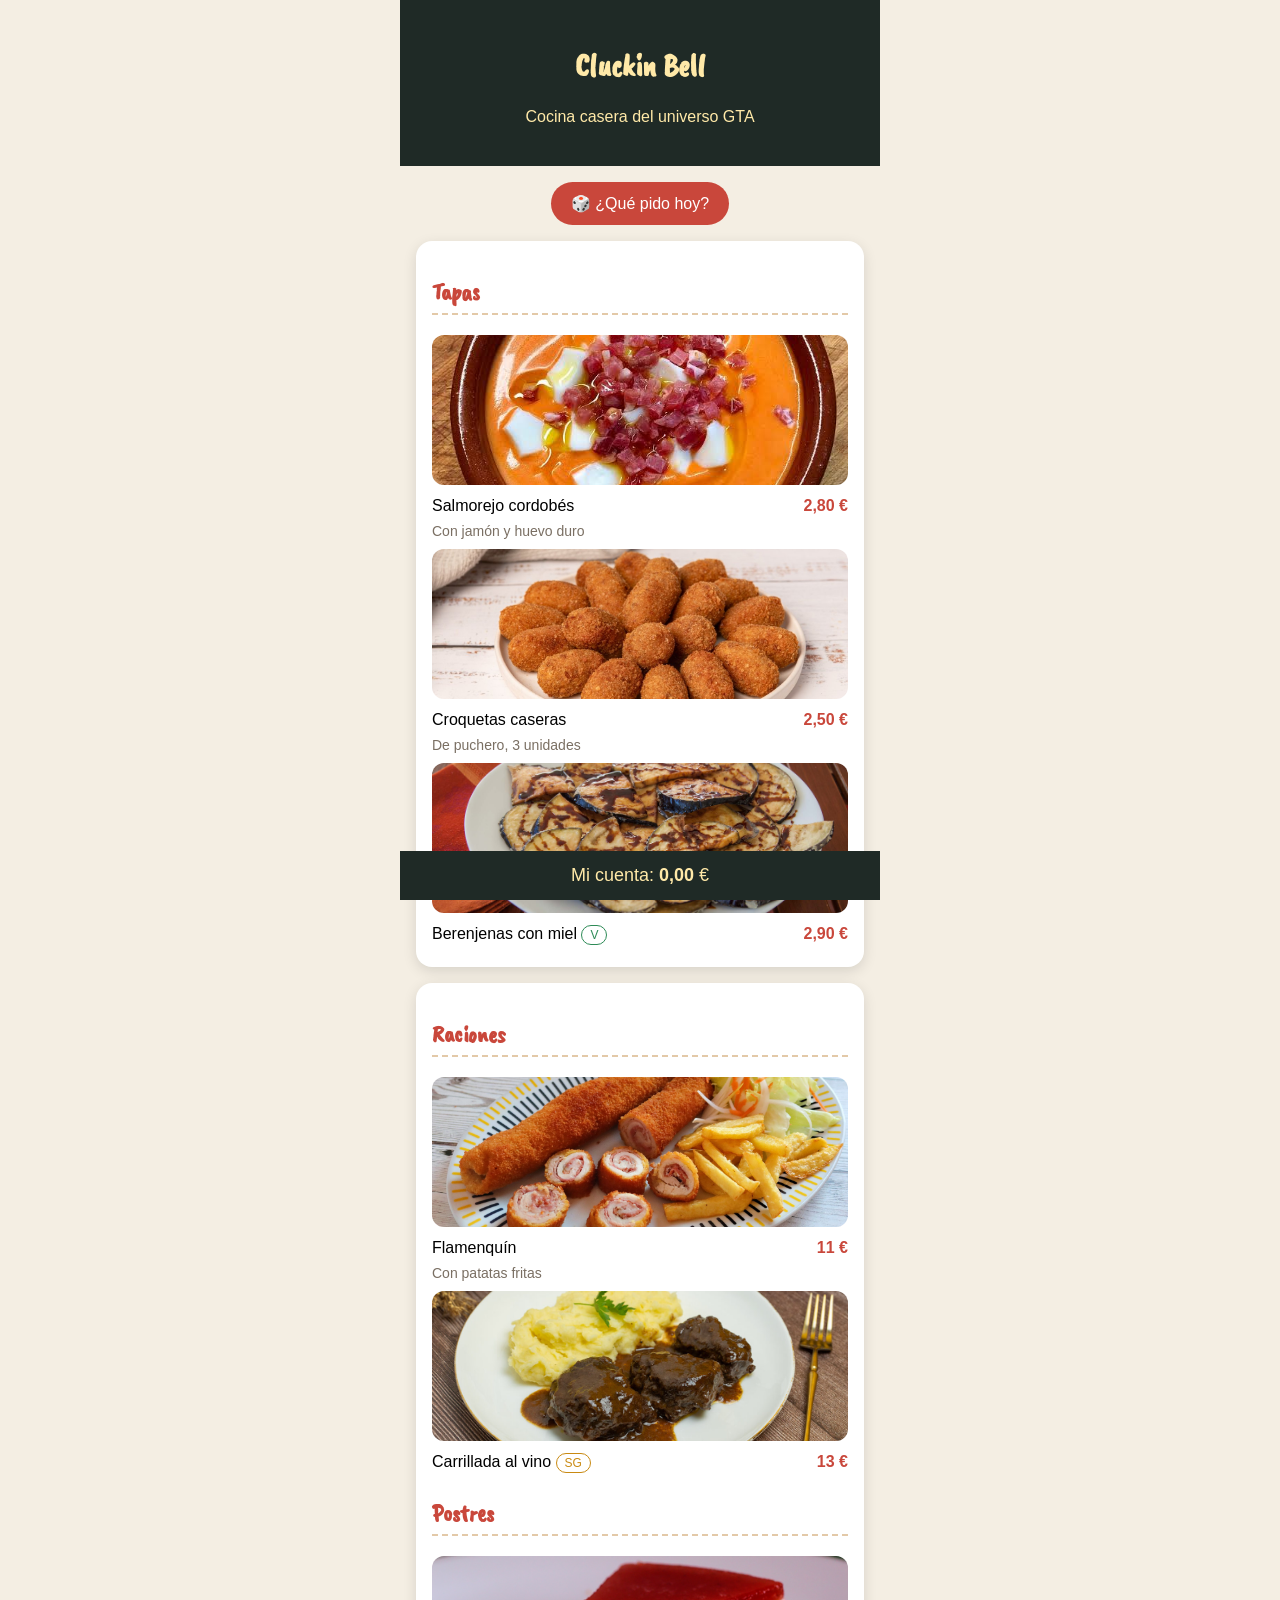
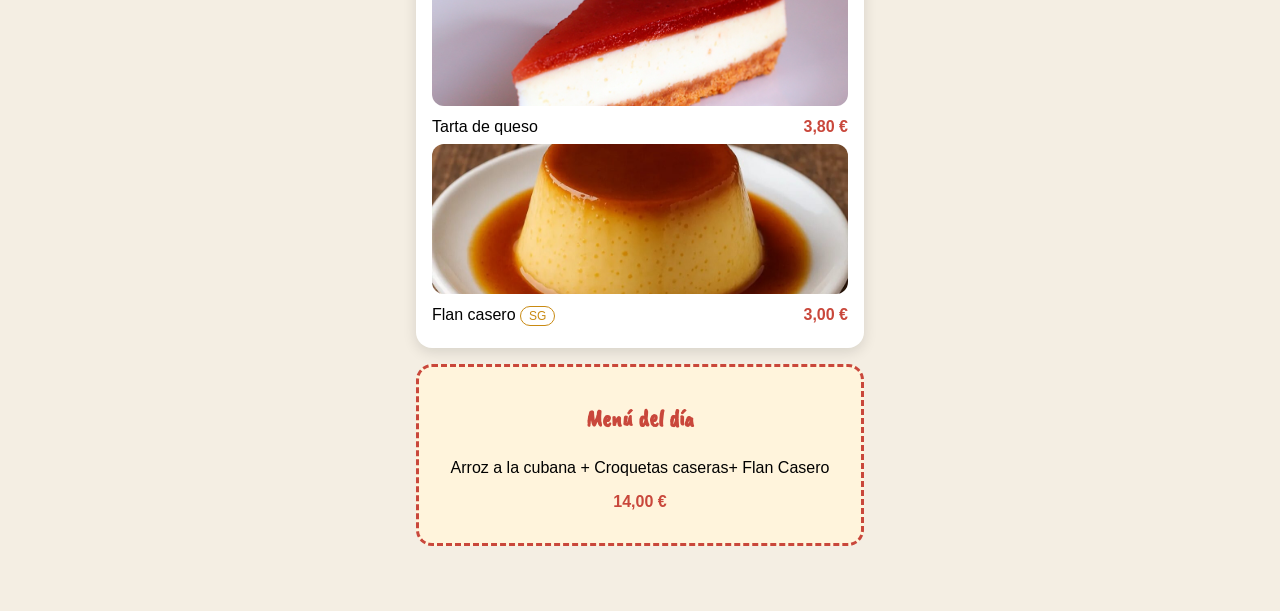
<file: index.html>
<!DOCTYPE html>
<html lang="es">
<head>
<link rel="stylesheet"
  href="https://fonts.googleapis.com/css2?family=Caveat+Brush">
  <meta charset="utf-8">
  <meta name="viewport"
        content="width=device-width, initial-scale=1">
  <link rel="stylesheet" href="estilos.css">
  <title>Taberna El Albero · Carta</title>
  <style>
    /* aquí va todo tu CSS */
   
  </style>
</head>
<body>
  <!-- Esto es el título-->
 <header>
  <h1>Cluckin Bell</h1>
  <p>Cocina casera del universo GTA</p>
</header>
<button id="sorpresa">🎲 ¿Qué pido hoy?</button>
<p id="consejo"></p>

<section>
  <h2>Tapas</h2>
  <!-- aquí los platos -->
  
  <img src="salmorejo.jpg"
     alt="Salmorejo cordobés">
  <div class="plato">
  <span>Salmorejo cordobés</span>
  <span class="precio">2,80 €</span>
</div>
<p class="desc">Con jamón y huevo duro</p>

<img src="croquetas.jpg"
     alt="Croquetas">
<div class="plato">    
  <span>Croquetas caseras</span>
  <span class="precio">2,50 €</span>
</div>
<p class="desc">De puchero, 3 unidades</p>

<img src="berengena_miel.jpg"
     alt="Berenjenas">
<div class="plato">
  <span>Berenjenas con miel
    <span class="tag veg">V</span>
  </span>
  <span class="precio">2,90 €</span>
</div>
</section>

<section>
  <h2>Raciones</h2>
  
   <img src="flamenquin.jpg"
     alt="Flamenquín cordobés">
  <div class="plato">
  <span>Flamenquín</span>
  <span class="precio">11 €</span>
</div>
<p class="desc">Con patatas fritas</p>

<img src="carrillada.jpg"
     alt="Carrillada">
<div class="plato">
  <span>Carrillada al vino
   <span class="tag sg">SG</span>
 
  </span>
  <span class="precio">13 €</span>
</div>
  <h2>Postres</h2>
  
  <img src="tarta.jpg"
     alt="Tarta de queso cordobés">
  <div class="plato">
  <span>Tarta de queso</span>
  <span class="precio">3,80 €</span>
</div>

<img src="flan.jpg"
     alt="Flan casero">
<div class="plato">
  <span>Flan casero
   <span class="tag sg">SG</span>
 
  </span>
  <span class="precio">3,00 €</span>
</div>
</section>

<div class="menu">
  <h2>Menú del día</h2>
  <p>Arroz a la cubana + Croquetas caseras+ Flan Casero</p>
  <p class="precio">14,00 €</p>
</div>


<!-- y justo antes de </body> -->
<div id="cuenta">
  Mi cuenta: <b id="total">0,00</b> €
</div>
<script>
  /* aquí va tu JavaScript */
  const platos = document.querySelectorAll(".plato");
const boton = document.getElementById("sorpresa");

boton.onclick = function () {
  const n = Math.floor(Math.random() * platos.length);
  const elegido = platos[n];

  platos.forEach(function (p) {
    p.classList.remove("elegido");
  });
  elegido.classList.add("elegido");

  const nombre = elegido.querySelector("span").textContent;
  document.getElementById("consejo").textContent = "Hoy te recomiendo: " + nombre;
  let total = 0;

platos.forEach(function (plato) {
  plato.onclick = function () {
    const texto = plato.querySelector(".precio").textContent;
    total = total + parseFloat(texto.replace(",", "."));
    document.getElementById("total").textContent =
      total.toFixed(2).replace(".", ",");
  };
});
};


</script>
</body>
</html>
</file>
<file: estilos.css>
header {
  background: #1F2A26;
  color: #FFE9A8;
  text-align: center;
  padding: 24px 16px;
}

h2 {
  color: #C9473B;
  border-bottom: 2px dashed #E3C9A8;
  padding-bottom: 6px;
}

.plato {
  display: flex;
  justify-content: space-between;
  padding: 8px 0;
}

.precio {
  font-weight: bold;
  color: #C9473B;
}

.desc {
  color: #7A6F63;
  font-size: 14px;
  margin: 0 0 10px;
}
.tag {
  font-size: 12px;
  padding: 2px 8px;
  border: 1px solid;
  border-radius: 999px;
}
.veg { color: #2E8B57; }
.sg  { color: #C98A12; }

img {
  width: 100%;
  height: 150px;
  object-fit: cover;
  border-radius: 12px;
}

body {
  background: #F4EEE3;
  margin: 0;
}

section {
  background: white;
  margin: 16px;
  padding: 16px;
  border-radius: 16px;
  box-shadow: 0 4px 14px rgba(0,0,0,.12);
}

.menu {
  margin: 16px;
  padding: 16px;
  border: 3px dashed #C9473B;
  border-radius: 16px;
  background: #FFF4DC;
  text-align: center;
}
.menu h2 {
  border: none;
}

body {
  font-family: Arial, sans-serif;
  max-width: 480px;
  margin: 0 auto;
}
h1, h2 {
  font-family: "Caveat Brush", cursive;
}

#sorpresa {
  display: block;
  margin: 16px auto 0;
  padding: 12px 20px;
  border: none;
  border-radius: 999px;
  background: #C9473B;
  color: white;
  font-size: 16px;
}
#consejo {
  text-align: center;
  font-weight: bold;
}
.elegido {
  background: #FFE9A8;
  border-radius: 8px;
}

#cuenta {
  position: sticky;
  bottom: 0;
  background: #1F2A26;
  color: #FFE9A8;
  padding: 14px;
  text-align: center;
  font-size: 18px;
}
.plato {
  cursor: pointer;
}
</file>
